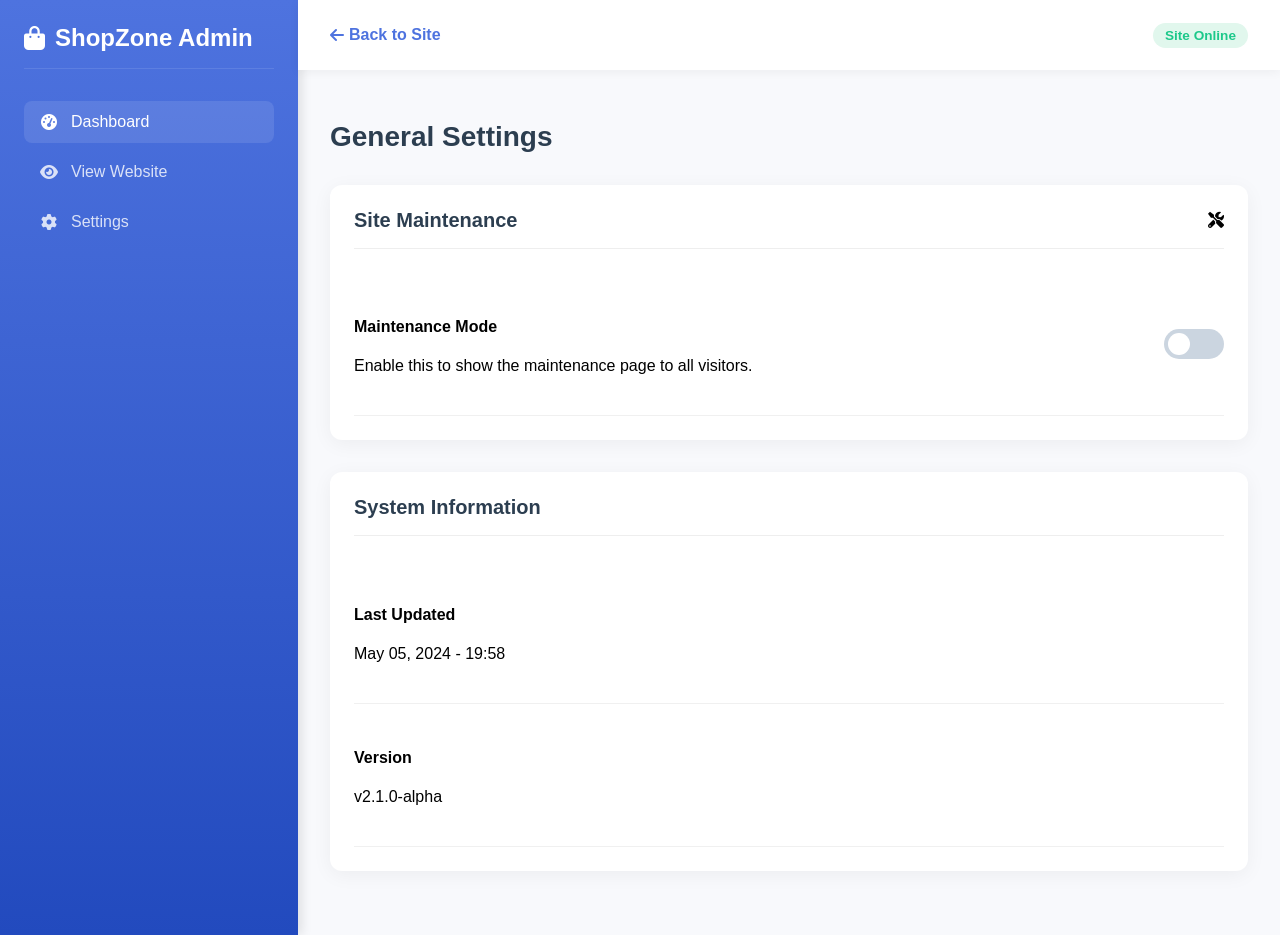
<file: admin.html>
<!DOCTYPE html>
<html lang="en">
<head>
    <meta charset="UTF-8">
    <meta name="viewport" content="width=device-width, initial-scale=1.0">
    <title>Admin Dashboard - ShopZone</title>
    <link href="https://cdnjs.cloudflare.com/ajax/libs/font-awesome/6.0.0/css/all.min.css" rel="stylesheet">
    <style>
        :root {
            --admin-primary: #4e73df;
            --admin-success: #1cc88a;
            --admin-dark: #2c3e50;
            --admin-light: #f8f9fc;
            --admin-gray: #858796;
        }

        body.admin-body {
            background-color: var(--admin-light);
            font-family: 'Inter', -apple-system, BlinkMacSystemFont, "Segoe UI", Roboto, "Helvetica Neue", Arial, sans-serif;
            margin: 0;
            display: flex;
            min-height: 100vh;
        }

        /* Sidebar */
        .sidebar {
            width: 250px;
            background: linear-gradient(180deg, var(--admin-primary) 0%, #224abe 100%);
            color: white;
            padding: 1.5rem;
            display: flex;
            flex-direction: column;
            box-shadow: 4px 0 10px rgba(0,0,0,0.1);
        }

        .sidebar-brand {
            display: flex;
            align-items: center;
            gap: 10px;
            font-size: 1.5rem;
            font-weight: 700;
            margin-bottom: 2rem;
            padding-bottom: 1rem;
            border-bottom: 1px solid rgba(255,255,255,0.1);
        }

        .sidebar-nav {
            list-style: none;
            padding: 0;
            margin: 0;
        }

        .nav-item {
            margin-bottom: 0.5rem;
        }

        .nav-link-admin {
            display: flex;
            align-items: center;
            gap: 12px;
            color: rgba(255,255,255,0.8);
            text-decoration: none;
            padding: 12px 15px;
            border-radius: 8px;
            transition: all 0.3s ease;
        }

        .nav-link-admin:hover, .nav-link-admin.active {
            color: white;
            background: rgba(255,255,255,0.1);
        }

        .nav-link-admin i {
            width: 20px;
            text-align: center;
        }

        /* Main Content */
        .main-content {
            flex: 1;
            display: flex;
            flex-direction: column;
        }

        .topbar {
            height: 70px;
            background: white;
            display: flex;
            align-items: center;
            justify-content: space-between;
            padding: 0 2rem;
            box-shadow: 0 2px 10px rgba(0,0,0,0.05);
        }

        .content-wrapper {
            padding: 2rem;
        }

        .page-title {
            font-size: 1.75rem;
            font-weight: 700;
            color: var(--admin-dark);
            margin-bottom: 2rem;
        }

        /* Cards */
        .admin-card {
            background: white;
            border-radius: 12px;
            box-shadow: 0 4px 20px rgba(0,0,0,0.05);
            padding: 1.5rem;
            margin-bottom: 2rem;
        }

        .card-header {
            display: flex;
            justify-content: space-between;
            align-items: center;
            margin-bottom: 1.5rem;
            border-bottom: 1px solid #eee;
            padding-bottom: 1rem;
        }

        .card-header h3 {
            margin: 0;
            font-size: 1.25rem;
            color: var(--admin-dark);
        }

        /* Toggle Switch */
        .setting-item {
            display: flex !important;
            justify-content: space-between !important;
            align-items: center !important;
            padding: 1.5rem 0 !important;
            border-bottom: 1px solid #f0f0f0 !important;
        }

        .switch {
            position: relative !important;
            display: inline-block !important;
            width: 60px !important;
            height: 30px !important;
        }

        .switch input {
            opacity: 0 !important;
            width: 0 !important;
            height: 0 !important;
        }

        .slider {
            position: absolute !important;
            cursor: pointer !important;
            top: 0 !important;
            left: 0 !important;
            right: 0 !important;
            bottom: 0 !important;
            background-color: #cbd5e0 !important;
            transition: .4s !important;
            border-radius: 34px !important;
        }

        .slider:before {
            position: absolute !important;
            content: "" !important;
            height: 22px !important;
            width: 22px !important;
            left: 4px !important;
            bottom: 4px !important;
            background-color: white !important;
            transition: .4s !important;
            border-radius: 50% !important;
        }

        input:checked + .slider {
            background-color: #4e73df !important;
        }

        input:checked + .slider:before {
            transform: translateX(30px) !important;
        }

        /* Status Badge */
        .status-badge {
            padding: 5px 12px;
            border-radius: 20px;
            font-size: 0.85rem;
            font-weight: 600;
        }

        .status-online {
            background: #e1f7ed;
            color: #1cc88a;
        }

        .status-maintenance {
            background: #fff3cd;
            color: #856404;
        }

        /* Notification */
        .notification {
            position: fixed !important;
            bottom: 30px !important;
            right: 30px !important;
            padding: 15px 30px !important;
            background: #333 !important;
            color: white !important;
            border-radius: 10px !important;
            box-shadow: 0 10px 40px rgba(0,0,0,0.4) !important;
            transform: translateY(200%) !important;
            transition: all 0.5s cubic-bezier(0.68, -0.55, 0.265, 1.55) !important;
            z-index: 10000 !important;
            font-weight: 600 !important;
            pointer-events: none !important;
            opacity: 0 !important;
        }

        .notification.show {
            transform: translateY(0) !important;
            opacity: 1 !important;
        }

        .back-home {
            color: var(--admin-primary);
            text-decoration: none;
            font-weight: 600;
            display: flex;
            align-items: center;
            gap: 5px;
        }

        .back-home:hover {
            text-decoration: underline;
        }
    </style>
</head>
<body class="admin-body">
    <!-- Sidebar -->
    <div class="sidebar">
        <div class="sidebar-brand">
            <i class="fas fa-shopping-bag"></i>
            <span>ShopZone Admin</span>
        </div>
        <ul class="sidebar-nav">
            <li class="nav-item">
                <a href="#" class="nav-link-admin active">
                    <i class="fas fa-tachometer-alt"></i>
                    <span>Dashboard</span>
                </a>
            </li>
            <li class="nav-item">
                <a href="index.html" class="nav-link-admin">
                    <i class="fas fa-eye"></i>
                    <span>View Website</span>
                </a>
            </li>
            <li class="nav-item">
                <a href="#" class="nav-link-admin">
                    <i class="fas fa-cog"></i>
                    <span>Settings</span>
                </a>
            </li>
        </ul>
    </div>

    <!-- Main Content -->
    <div class="main-content">
        <div class="topbar">
            <a href="index.html" class="back-home">
                <i class="fas fa-arrow-left"></i>
                Back to Site
            </a>
            <div class="user-profile">
                <span id="siteStatus" class="status-badge status-online">Site Online</span>
            </div>
        </div>

        <div class="content-wrapper">
            <h1 class="page-title">General Settings</h1>

            <div class="admin-card">
                <div class="card-header">
                    <h3>Site Maintenance</h3>
                    <i class="fas fa-tools text-gray"></i>
                </div>
                
                <div class="setting-item">
                    <div class="setting-info">
                        <h4>Maintenance Mode</h4>
                        <p>Enable this to show the maintenance page to all visitors.</p>
                    </div>
                    <label class="switch">
                        <input type="checkbox" id="maintenanceToggle">
                        <span class="slider"></span>
                    </label>
                </div>
            </div>

            <div class="admin-card">
                <div class="card-header">
                    <h3>System Information</h3>
                </div>
                <div class="setting-item">
                    <div class="setting-info">
                        <h4>Last Updated</h4>
                        <p>May 05, 2024 - 19:58</p>
                    </div>
                </div>
                <div class="setting-item">
                    <div class="setting-info">
                        <h4>Version</h4>
                        <p>v2.1.0-alpha</p>
                    </div>
                </div>
            </div>
        </div>
    </div>

    <div id="notification" class="notification">
        Settings updated successfully!
    </div>

    <script>
        const maintenanceToggle = document.getElementById('maintenanceToggle');
        const siteStatus = document.getElementById('siteStatus');
        const notification = document.getElementById('notification');

        // Load initial state
        const isMaintenance = localStorage.getItem('maintenanceMode') === 'true';
        maintenanceToggle.checked = isMaintenance;
        updateStatusBadge(isMaintenance);

        maintenanceToggle.addEventListener('change', (e) => {
            const enabled = e.target.checked;
            localStorage.setItem('maintenanceMode', enabled);
            updateStatusBadge(enabled);
            showNotification();
        });

        function updateStatusBadge(enabled) {
            if (enabled) {
                siteStatus.textContent = 'Site Maintenance';
                siteStatus.className = 'status-badge status-maintenance';
            } else {
                siteStatus.textContent = 'Site Online';
                siteStatus.className = 'status-badge status-online';
            }
        }

        function showNotification() {
            notification.classList.add('show');
            setTimeout(() => {
                notification.classList.remove('show');
            }, 3000);
        }
    </script>
</body>
</html>
</file>
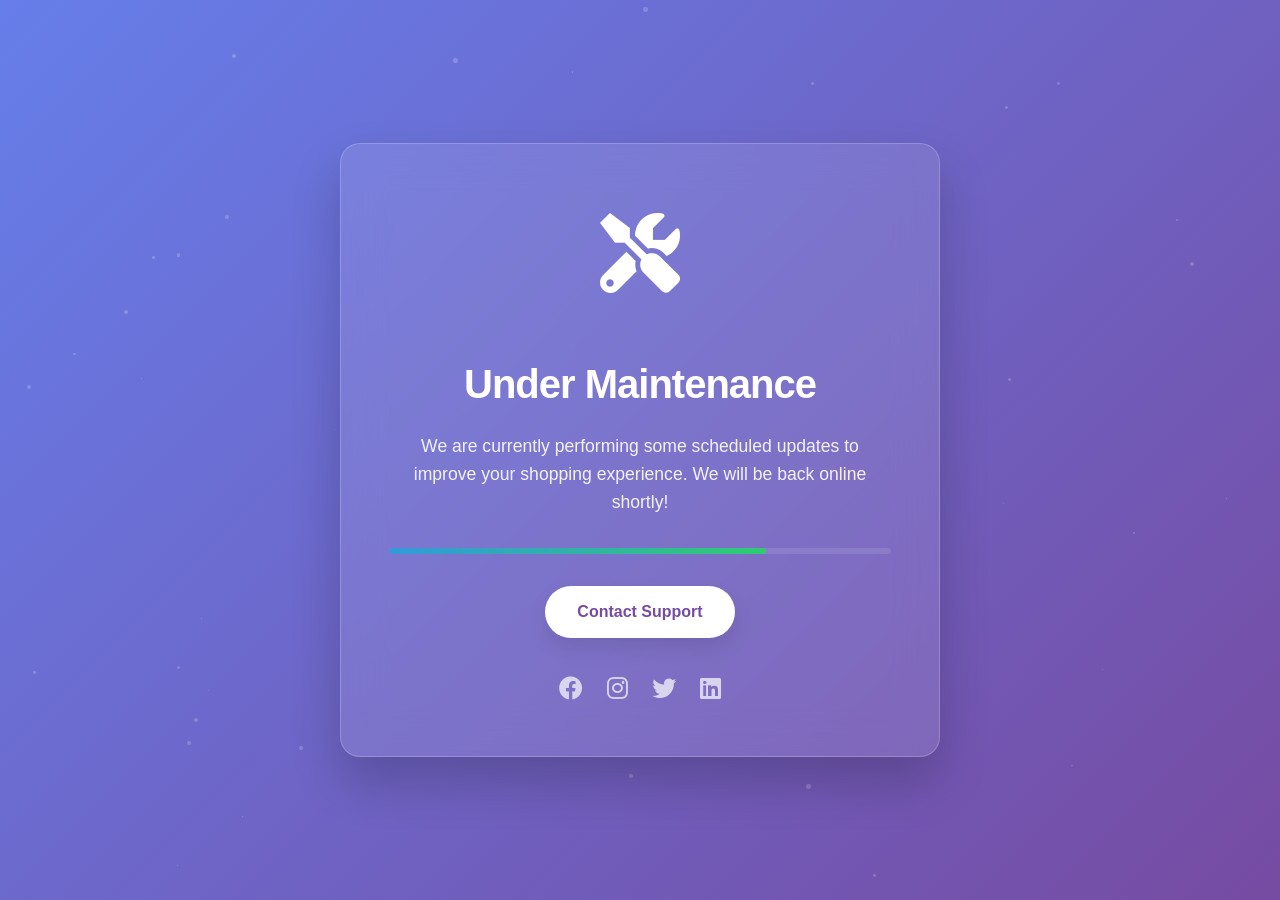
<file: maintenance.html>
<!DOCTYPE html>
<html lang="en">
<head>
    <meta charset="UTF-8">
    <meta name="viewport" content="width=device-width, initial-scale=1.0">
    <title>Maintenance - ShopZone</title>
    <link rel="stylesheet" href="styles.css">
    <link href="https://cdnjs.cloudflare.com/ajax/libs/font-awesome/6.0.0/css/all.min.css" rel="stylesheet">
    <style>
        :root {
            --primary: #3498db;
            --secondary: #2c3e50;
            --accent: #e74c3c;
            --glass: rgba(255, 255, 255, 0.1);
            --glass-border: rgba(255, 255, 255, 0.2);
        }

        body.maintenance-body {
            margin: 0;
            padding: 0;
            height: 100vh;
            display: flex;
            justify-content: center;
            align-items: center;
            background: linear-gradient(135deg, #667eea 0%, #764ba2 100%);
            font-family: 'Segoe UI', Tahoma, Geneva, Verdana, sans-serif;
            overflow: hidden;
            color: white;
        }

        .maintenance-container {
            text-align: center;
            padding: 3rem;
            background: var(--glass);
            backdrop-filter: blur(20px);
            border: 1px solid var(--glass-border);
            border-radius: 20px;
            box-shadow: 0 25px 50px rgba(0, 0, 0, 0.2);
            max-width: 600px;
            width: 90%;
            animation: fadeIn 1s ease-out;
        }

        @keyframes fadeIn {
            from { opacity: 0; transform: translateY(20px); }
            to { opacity: 1; transform: translateY(0); }
        }

        .maintenance-icon {
            font-size: 5rem;
            margin-bottom: 2rem;
            color: #fff;
            animation: float 3s ease-in-out infinite;
        }

        @keyframes float {
            0%, 100% { transform: translateY(0); }
            50% { transform: translateY(-15px); }
        }

        .maintenance-title {
            font-size: 2.5rem;
            font-weight: 800;
            margin-bottom: 1rem;
            letter-spacing: -1px;
        }

        .maintenance-text {
            font-size: 1.1rem;
            line-height: 1.6;
            margin-bottom: 2rem;
            opacity: 0.9;
        }

        .progress-bar {
            width: 100%;
            height: 6px;
            background: rgba(255, 255, 255, 0.1);
            border-radius: 10px;
            margin-bottom: 2rem;
            overflow: hidden;
        }

        .progress-inner {
            width: 75%;
            height: 100%;
            background: linear-gradient(90deg, #3498db, #2ecc71);
            border-radius: 10px;
            animation: loading 2s ease-in-out infinite;
        }

        @keyframes loading {
            0% { transform: translateX(-100%); }
            100% { transform: translateX(100%); }
        }

        .social-links {
            display: flex;
            justify-content: center;
            gap: 1.5rem;
            margin-top: 2rem;
        }

        .social-links a {
            color: white;
            font-size: 1.5rem;
            transition: all 0.3s ease;
            opacity: 0.7;
        }

        .social-links a:hover {
            opacity: 1;
            transform: scale(1.2);
            color: var(--primary);
        }

        .contact-btn {
            display: inline-block;
            padding: 0.8rem 2rem;
            background: white;
            color: #764ba2;
            text-decoration: none;
            border-radius: 30px;
            font-weight: 600;
            transition: all 0.3s ease;
            box-shadow: 0 10px 20px rgba(0, 0, 0, 0.1);
        }

        .contact-btn:hover {
            transform: translateY(-3px);
            box-shadow: 0 15px 30px rgba(0, 0, 0, 0.2);
            background: #f8f9fa;
        }

        /* Particles Background */
        .particles {
            position: absolute;
            top: 0;
            left: 0;
            width: 100%;
            height: 100%;
            z-index: -1;
        }
    </style>
</head>
<body class="maintenance-body">
    <div class="particles" id="particles"></div>
    
    <div class="maintenance-container">
        <div class="maintenance-icon">
            <i class="fas fa-tools"></i>
        </div>
        <h1 class="maintenance-title">Under Maintenance</h1>
        <p class="maintenance-text">
            We are currently performing some scheduled updates to improve your shopping experience. 
            We will be back online shortly!
        </p>
        
        <div class="progress-bar">
            <div class="progress-inner"></div>
        </div>
        
        <a href="mailto:vrunddarji2005@gmail.com" class="contact-btn">Contact Support</a>
        
        <div class="social-links">
            <a href="#"><i class="fab fa-facebook"></i></a>
            <a href="#"><i class="fab fa-instagram"></i></a>
            <a href="#"><i class="fab fa-twitter"></i></a>
            <a href="#"><i class="fab fa-linkedin"></i></a>
        </div>
    </div>

    <script>
        // Simple particles effect
        const particlesContainer = document.getElementById('particles');
        for (let i = 0; i < 50; i++) {
            const particle = document.createElement('div');
            particle.style.position = 'absolute';
            particle.style.width = Math.random() * 5 + 'px';
            particle.style.height = particle.style.width;
            particle.style.background = 'rgba(255, 255, 255, 0.2)';
            particle.style.borderRadius = '50%';
            particle.style.top = Math.random() * 100 + 'vh';
            particle.style.left = Math.random() * 100 + 'vw';
            particle.style.animation = `floatParticle ${Math.random() * 5 + 5}s linear infinite`;
            particlesContainer.appendChild(particle);
        }

        document.write(`<style>
            @keyframes floatParticle {
                from { transform: translateY(0) rotate(0deg); }
                to { transform: translateY(-100vh) rotate(360deg); }
            }
        </style>`);

        // Check if maintenance mode is actually OFF (someone manually accessed the URL)
        if (localStorage.getItem('maintenanceMode') !== 'true') {
            // Uncomment to redirect if not in maintenance
            // window.location.href = 'index.html';
        }
    </script>
</body>
</html>
</file>
<file: styles.css>
* {
    margin: 0;
    padding: 0;
    box-sizing: border-box;
}

html {
    scroll-behavior: smooth;
}

body {
    font-family: 'Segoe UI', Tahoma, Geneva, Verdana, sans-serif;
    line-height: 1.6;
    color: #000000;
    background-color: #f8f9fa;
}

.container {
    max-width: 1200px;
    margin: 0 auto;
    padding: 0 20px;
}

/* Header Styles */
.header {
    background: rgba(85, 101, 171, 0.644);
    box-shadow: 0 2px 10px rgba(255, 255, 255, 0.925);
    position: fixed;
    top: 0;
    left: 0;
    right: 0;
    z-index: 1000;
    backdrop-filter: blur(10px);
    transition: all 0.3s ease;
}

.nav-container {
    display: flex;    justify-content: space-between;
    align-items: center;
    padding: 1rem 2rem;
    max-width: 1200px;
    margin: 0 auto;
}

.nav-brand h1 {
    color: #ffffff;
    font-size: 1.8rem;
    font-weight: 700;
}

.nav-menu {
    display: flex;
    gap: 2rem;
    margin-left: 450px;
}

.nav-link {
    text-decoration: none;
    color: #ffffff;
    font-weight: 500;
    transition: color 0.3s ease;
    position: relative;
    padding: 5px 0;
}

.nav-link:hover {
    color: #00a6ff;
}

.nav-link.active {
    color: #3498db;
}

.nav-link.active::after {
    content: '';
    position: absolute;
    bottom: -5px;
    left: 0;
    width: 100%;
    height: 2px;
    background: #3498db;
    border-radius: 2px;
}

.nav-actions {
    display: flex;
    align-items: center;
    gap: 1rem;
    margin-left: 50px;
}

.search-container {
    display: flex;
    align-items: center;
    background: #ffffff;
    border-radius: 25px;
    padding: 0.5rem 1rem;
    border: 1px solid #030303;
    transition: all 0.3s ease;
    box-shadow: 0 0 15px 15px rgba(85, 82, 233, 0.444) inset;
}

.search-container:hover {
    border: solid #3498db;
    box-shadow: 0 0 10px rgba(253, 254, 255, 0.645);
}

.search-input {
    border: none;
    background: none;
    outline: none;
    padding: 0.25rem;
    width: 200px;
}

.search-btn {
    background: none;
    border: none;
    color: #666;
    cursor: pointer;
}

.cart-btn, .user-btn {
    background: #3498db;
    color: white;
    border: none;
    padding: 10px 12px;
    border-radius: 50%;
    cursor: pointer;
    position: relative;
    transition: all 0.3s ease;
}

.cart-btn:hover, .user-btn:hover {
    background: #2980b9;
    transform: translateY(-3px);
}

.cart-count {
    position: absolute;
    top: -5px;
    right: -5px;
    background: #e74c3c;
    color: white;
    border-radius: 50%;
    width: 20px;
    height: 20px;
    font-size: 0.8rem;
    display: flex;
    align-items: center;
    justify-content: center;
}

.hamburger {
    display: none;
    flex-direction: column;
    cursor: pointer;
    gap: 3px;
}

.hamburger span {
    width: 25px;
    height: 3px;
    background: #ffffff;
    transition: 0.3s;
}

/* Hero Section */
.hero {
    background: linear-gradient(135deg, #667eea 50%, #764ba2 50%);
    color: white;
    padding: 150px 0 80px;
    padding: 200px 0px 200px;
    text-align: center;
}

.hero-container {
    max-width: 1200px;
    margin: 0 auto;
    padding: 0 20px;
    display: grid;
    grid-template-columns: 1fr 1fr;
    gap: 4rem;
    align-items: center;
}

.hero-title {
    font-size: 3rem;
    margin-bottom: 1rem;
    font-weight: 700;
    opacity: 0;
    transform: translateY(30px);
    animation: fadeInUp 1s ease forwards;
}

.hero-subtitle {
    font-size: 1.2rem;
    margin-bottom: 2rem;
    opacity: 0.9;
    opacity: 0;
    transform: translateY(30px);
    animation: fadeInUp 1s ease 0.3s forwards;
}

.cta-btn {
    background: #e74c3c;
    color: white;
    border: none;
    padding: 1rem 2rem;
    font-size: 1.1rem;
    border-radius: 30px;
    cursor: pointer;
    transition: all 0.3s ease;
    opacity: 0;
    transform: translateY(30px);
    animation: fadeInUp 1s ease 0.6s forwards;
}

.cta-btn:hover {
    background: #c0392b;
    transform: translateY(-3px);
    box-shadow: 0 10px 20px rgba(231, 76, 60, 0.3);
}

.hero-image {
    opacity: 0;
    transform: translateX(30px);
    animation: fadeInRight 1s ease 0.9s forwards;
}

.hero-image img {
    width: 100%;
    border-radius: 10px;
    box-shadow: 0 20px 40px rgba(0, 0, 0, 0.3);
}

@keyframes fadeInUp {
    to {
        opacity: 1;
        transform: translateY(0);
    }
}

@keyframes fadeInRight {
    to {
        opacity: 1;
        transform: translateX(0);
    }
}

/* Section Styles */
section {
    opacity: 0;
    transform: translateY(30px);
    transition: opacity 0.8s ease, transform 0.8s ease;
    padding: 80px 0;
}

section.visible {
    opacity: 1;
    transform: translateY(0);
}

.section-title {
    text-align: center;
    font-size: 2.5rem;
    margin-bottom: 3rem;
    color: #2c3e50;
    position: relative;
}

.section-title::after {
    content: '';
    position: absolute;
    bottom: -10px;
    left: 50%;
    transform: translateX(-50%);
    width: 60px;
    height: 3px;
    background: #3498db;
}

/* Featured Products */
.featured-products {
    background: linear-gradient(56.8deg, #667eea70 50%, #764ba26a 50%);
}

.products-grid {
    display: grid;
    grid-template-columns: repeat(auto-fit, minmax(280px, 1fr));
    gap: 2rem;
    margin-top: 2rem;
}

.product-card {
    background: white;
    border-radius: 10px;
    overflow: hidden;
    box-shadow: 0 5px 15px rgba(0,0,0,0.1);
    transition: transform 0.3s ease, box-shadow 0.3s ease;
    cursor: pointer;
    opacity: 0;
    transform: translateY(20px);
}

.product-card.visible {
    opacity: 1;
    transform: translateY(0);
}

.product-card:hover {
    transform: translateY(-5px);
    box-shadow: 0 10px 25px rgba(255, 255, 255, 0.955);
}

.product-image {
    width: 100%;
    height: 200px;
    overflow: hidden;
}

.product-image img {
    width: 100%;
    height: 100%;
    object-fit: cover;
    transition: transform 0.3s ease;
}

.product-card:hover .product-image img {
    transform: scale(1.1);
}

.product-info {
    padding: 1.5rem;
}

.product-title {
    font-size: 1.1rem;
    font-weight: 600;
    margin-bottom: 0.5rem;
    color: #2c3e50;
}

.product-price {
    font-size: 1.3rem;
    font-weight: 700;
    color: #e74c3c;
    margin-bottom: 1rem;
}

.product-description {
    color: #666;
    margin-bottom: 1rem;
    font-size: 0.9rem;
}

.add-to-cart {
    width: 100%;
    background: #3498db;
    color: white;
    border: none;
    padding: 0.75rem;
    border-radius: 5px;
    cursor: pointer;
    font-size: 1rem;
    transition: all 0.3s ease;
}

.add-to-cart:hover {
    background: #2980b9;
    transform: translateY(-2px);
    box-shadow: 0 5px 15px rgba(52, 152, 219, 0.4);
}

/* About Section */
.about {
    background: linear-gradient(139.8deg, #667eea70 50%, #764ba26a 50%);
}

.about-content {
    display: grid;
    grid-template-columns: 1fr 1fr;
    gap: 4rem;
    align-items: center;
}

.about-text h2 {
    font-size: 2rem;
    margin-bottom: 1.5rem;
    color: #2c3e50;
}

.about-text p {
    margin-bottom: 2rem;
    font-size: 1.1rem;
    line-height: 1.8;
}

.features {
    display: grid;
    grid-template-columns: repeat(3, 1fr);
    gap: 2rem;
}

.feature {
    text-align: center;
    padding: 1.5rem;
    background: white;
    border-radius: 10px;
    box-shadow: 0 5px 15px rgba(0,0,0,0.1);
    transition: transform 0.3s ease;
}

.feature:hover {
    transform: translateY(-5px);
    box-shadow: 0 10px 25px rgb(255, 255, 255);
}

.feature i {
    font-size: 2rem;
    color: #3498db;
    margin-bottom: 1rem;
}

.feature h3 {
    margin-bottom: 0.5rem;
    color: #2c3e50;
}

.about-image img {
    width: 100%;
    border-radius: 10px;
    box-shadow: 0 20px 40px rgba(0,0,0,0.1);
}

/* Contact Section */
.contact {
    background: linear-gradient(38.1deg, #667eea70 50%, #764ba26a 50%);
}

.contact-content {
    display: grid;
    grid-template-columns: 1fr 1fr;
    gap: 4rem;
    align-items: start;
}

.contact-info {
    display: flex;
    flex-direction: column;
    gap: 1.5rem;
}

.contact-item {
    display: flex;
    align-items: center;
    gap: 1rem;
}

.contact-item i {
    font-size: 1.5rem;
    color: #3498db;
    width: 30px;
}

.contact-form {
    display: flex;
    flex-direction: column;
    gap: 1rem;
}

.email-link {
    color: #030303;
    text-decoration: none;
}

.form-group input,
.form-group textarea {
    width: 40%;
    padding: 1rem;
    border: 2px solid #ddd;
    border-radius: 5px;
    font-size: 1rem;
    transition: border-color 0.3s ease;
}

.form-group input:focus,
.form-group textarea:focus {
    outline: none;
    border-color: #3498db;
}

.form-group input:hover,
.form-group textarea:hover {
    border-color: #3498db;
}

.submit-btn {
    background: #e74c3c;
    color: white;
    border: none;
    width: 40%;
    padding: 12px 20px;
    border-radius: 5px;
    font-size: 1.1rem;
    cursor: pointer;
    transition: all 0.3s ease;
}

.submit-btn:hover {
    background: #c0392b;
    transform: translateY(-2px);
    box-shadow: 0 5px 15px rgba(231, 76, 60, 0.3);
}

/* Footer */
.footer {
    background: #2c3e50;
    color: white;
    padding: 60px 0 20px;
}

.footer-content {
    display: grid;
    grid-template-columns: repeat(4, 1fr);
    gap: 2rem;
    margin-bottom: 2rem;
}

.footer-section h3,
.footer-section h4 {
    margin-bottom: 1rem;
    color: #3498db;
}

.footer-section ul {
    list-style: none;
}

.footer-section ul li {
    margin-bottom: 0.5rem;
}

.footer-section ul li a {
    color: #bdc3c7;
    text-decoration: none;
    transition: color 0.3s ease;
}

.footer-section ul li a:hover {
    color: #3498db;
}

.social-links {
    display: flex;
    gap: 1rem;
}

.social-links a {
    color: #bdc3c7;
    font-size: 1.5rem;
    transition: color 0.3s ease;
}

.social-links a:hover {
    color: #3498db;
}

.newsletter {
    display: flex;
    margin-top: 1rem;
}

.newsletter input {
    flex: 1;
    padding: 0.75rem;
    border: none;
    border-radius: 5px 0 0 5px;
    outline: none;
}

.newsletter button {
    background: #3498db;
    color: white;
    border: none;
    padding: 0.75rem 1rem;
    border-radius: 0 5px 5px 0;
    cursor: pointer;
    transition: background 0.3s ease;
}

.newsletter button:hover {
    background: #2980b9;
}

.footer-bottom {
    text-align: center;
    padding-top: 2rem;
    border-top: 1px solid #34495e;
    color: #bdc3c7;
}

/* Cart Modal */
.cart-modal {
    display: none;
    position: fixed;
    top: 0;
    left: 0;
    width: 100%;
    height: 100%;
    background: rgba(0,0,0,0.5);
    z-index: 2000;
    justify-content: center;
    align-items: center;
}

.cart-modal.active {
    display: flex;
}

.cart-modal-content {
    background: white;
    border-radius: 10px;
    width: 90%;
    max-width: 600px;
    max-height: 80vh;
    overflow-y: auto;
    transform: scale(0.9);
    opacity: 0;
    transition: all 0.3s ease;
}

.cart-modal.active .cart-modal-content {
    transform: scale(1);
    opacity: 1;
}

.cart-header {
    display: flex;
    justify-content: space-between;
    align-items: center;
    padding: 1.5rem;
    border-bottom: 1px solid #ddd;
}

.cart-header h2 {
    color: #2c3e50;
}

.close-btn {
    background: none;
    border: none;
    font-size: 2rem;
    cursor: pointer;
    color: #666;
    transition: color 0.3s ease;
}

.close-btn:hover {
    color: #e74c3c;
}

.cart-items {
    padding: 1.5rem;
    min-height: 200px;
}

.cart-item {
    display: flex;
    align-items: center;
    gap: 1rem;
    padding: 1rem 0;
    border-bottom: 1px solid #eee;
}

.cart-item-image {
    width: 60px;
    height: 60px;
    border-radius: 5px;
    overflow: hidden;
}

.cart-item-image img {
    width: 100%;
    height: 100%;
    object-fit: cover;
}

.cart-item-info {
    flex: 1;
}

.cart-item-title {
    font-weight: 600;
    margin-bottom: 0.25rem;
}

.cart-item-price {
    color: #e74c3c;
    font-weight: 600;
}

.cart-item-quantity {
    display: flex;
    align-items: center;
    gap: 0.5rem;
    margin-top: 0.5rem;
}

.cart-item-quantity button {
    background: #ddd;
    border: none;
    width: 25px;
    height: 25px;
    border-radius: 50%;
    cursor: pointer;
    display: flex;
    align-items: center;
    justify-content: center;
    transition: background 0.3s ease;
}

.cart-item-quantity button:hover {
    background: #3498db;
    color: white;
}

.remove-btn {
    background: #e74c3c;
    color: white;
    border: none;
    padding: 5px 10px;
    border-radius: 3px;
    cursor: pointer;
    font-size: 0.8rem;
    margin-left: 10px;
    transition: background 0.3s ease;
}

.remove-btn:hover {
    background: #c0392b;
}

.cart-total {
    padding: 1.5rem;
    border-top: 2px solid #eee;
    display: flex;
    justify-content: space-between;
    align-items: center;
}

.checkout-btn {
    background: #e74c3c;
    color: white;
    border: none;
    padding: 1rem 2rem;
    border-radius: 5px;
    cursor: pointer;
    font-size: 1.1rem;
    transition: all 0.3s ease;
}

.checkout-btn:hover {
    background: #c0392b;
    transform: translateY(-2px);
    box-shadow: 0 5px 15px rgba(231, 76, 60, 0.3);
}

/* Scroll to top button */
.scroll-to-top {
    position: fixed;
    bottom: 30px;
    right: 30px;
    width: 50px;
    height: 50px;
    background: #3498db;
    color: white;
    border: none;
    border-radius: 50%;
    cursor: pointer;
    display: none;
    align-items: center;
    justify-content: center;
    font-size: 1.2rem;
    box-shadow: 0 4px 12px rgba(0, 0, 0, 0.356);
    transition: all 0.3s ease;
    z-index: 1000;
}

.scroll-to-top:hover {
    background: #2980b9;
    transform: translateY(-3px);
    box-shadow: 0 6px 15px rgba(0, 0, 0, 0.356);
}

.scroll-to-top.visible {
    display: flex;
}

/* Notification */
.notification {
    position: fixed;
    top: 100px;
    right: 20px;
    background: #2ecc71;
    color: white;
    padding: 1rem 1.5rem;
    border-radius: 5px;
    z-index: 3000;
    transform: translateX(100%);
    transition: transform 0.3s ease;
    box-shadow: 0 5px 15px rgba(0, 0, 0, 0.1);
}

.notification.show {
    transform: translateX(0);
}

/* Responsive Design */
@media (max-width: 768px) {
    .nav-menu {
        display: none;
        position: absolute;
        top: 100%;
        left: 0;
        right: 0;
        background: rgba(85, 101, 171, 0.95);
        flex-direction: column;
        padding: 1rem;
        gap: 1rem;
        backdrop-filter: blur(10px);
    }

    .nav-menu.active {
        display: flex;
    }

    .hamburger {
        display: flex;
    }

    .hero-container {
        grid-template-columns: 1fr;
        text-align: center;
    }

    .hero-title {
        font-size: 2rem;
    }

    .about-content,
    .contact-content {
        grid-template-columns: 1fr;
    }

    .features {
        grid-template-columns: 1fr;
    }

    .footer-content {
        grid-template-columns: repeat(2, 1fr);
    }

    .products-grid {
        grid-template-columns: repeat(auto-fit, minmax(250px, 1fr));
    }

    .nav-actions {
        margin-left: 0;
    }
}

@media (max-width: 480px) {
    .nav-container {
        padding: 1rem;
    }

    .search-container {
        display: none;
    }

    .hero {
        padding: 120px 0 60px;
    }

    .section-title {
        font-size: 2rem;
    }

    .footer-content {
        grid-template-columns: 1fr;
    }

    .submit-btn {
        width: 100%;
    }
}
</file>
